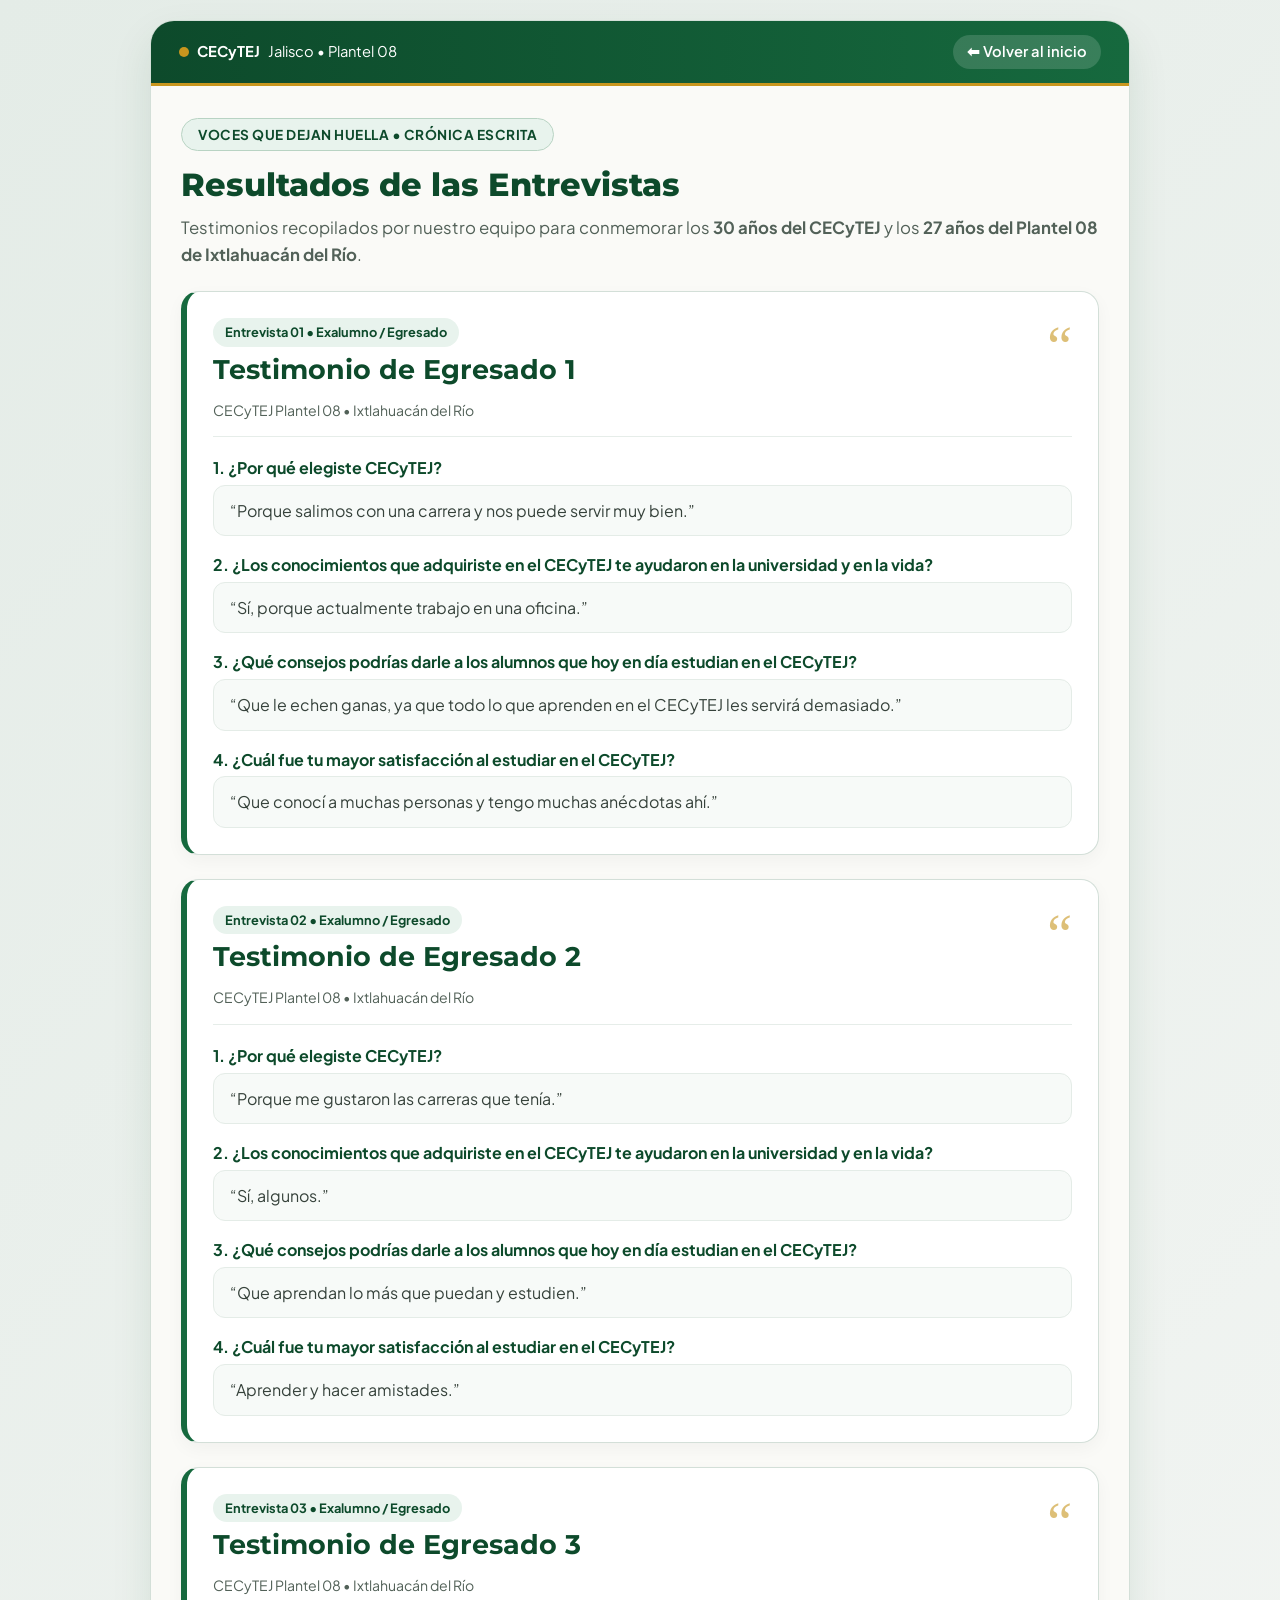
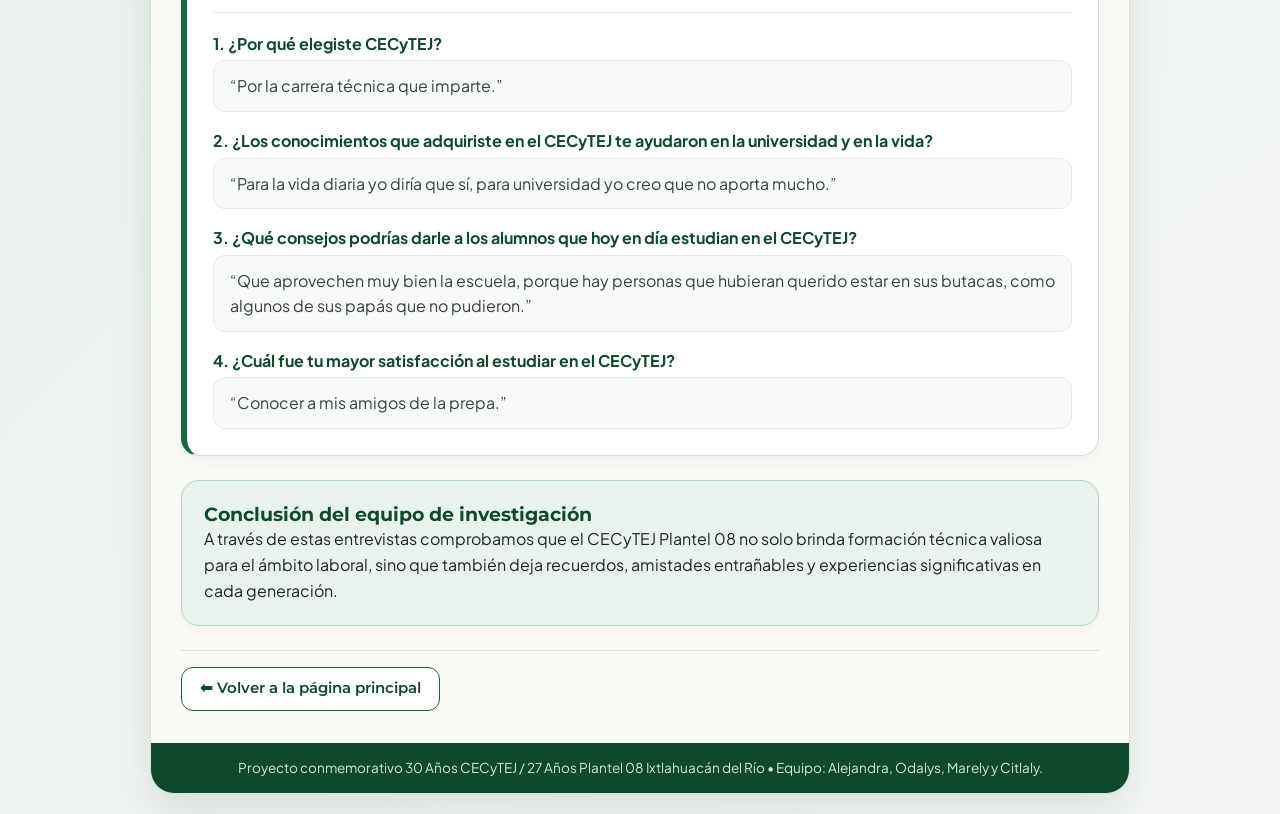
<file: entrevistas.html>
<!DOCTYPE html>
<html lang="es">
<head>
  <meta charset="UTF-8">
  <meta name="viewport" content="width=device-width, initial-scale=1.0">
  <title>Entrevistas | 30 Años CECyTEJ - Plantel 08</title>
  <link rel="stylesheet" href="styles.css">
  <link href="https://fonts.googleapis.com/css2?family=Montserrat:wght@600;700;800&family=Plus+Jakarta+Sans:wght@400;500;600;700&display=swap" rel="stylesheet">
</head>
<body>

  <div class="app-container">
    <header class="top-bar">
      <div class="logo-badge">
        <span class="dot-gold"></span>
        <strong>CECyTEJ</strong> Jalisco • Plantel 08
      </div>
      <a href="index.html" class="top-link">⬅ Volver al inicio</a>
    </header>

    <section class="screen active">
      <span class="pill-tag">Voces que dejan huella • Crónica Escrita</span>
      <h1>Resultados de las Entrevistas</h1>
      <p class="lead">Testimonios recopilados por nuestro equipo para conmemorar los <strong>30 años del CECyTEJ</strong> y los <strong>27 años del Plantel 08 de Ixtlahuacán del Río</strong>.</p>

      <article class="interview-article">
        <div class="interview-header">
          <div>
            <span class="role-badge">Entrevista 01 • Exalumno / Egresado</span>
            <h2>Testimonio de Egresado 1</h2>
            <small class="interview-meta">CECyTEJ Plantel 08 • Ixtlahuacán del Río</small>
          </div>
          <div class="quote-mark">“</div>
        </div>

        <div class="qa-list">
          <div class="qa-item">
            <p class="question">1. ¿Por qué elegiste CECyTEJ?</p>
            <p class="answer">“Porque salimos con una carrera y nos puede servir muy bien.”</p>
          </div>

          <div class="qa-item">
            <p class="question">2. ¿Los conocimientos que adquiriste en el CECyTEJ te ayudaron en la universidad y en la vida?</p>
            <p class="answer">“Sí, porque actualmente trabajo en una oficina.”</p>
          </div>

          <div class="qa-item">
            <p class="question">3. ¿Qué consejos podrías darle a los alumnos que hoy en día estudian en el CECyTEJ?</p>
            <p class="answer">“Que le echen ganas, ya que todo lo que aprenden en el CECyTEJ les servirá demasiado.”</p>
          </div>

          <div class="qa-item">
            <p class="question">4. ¿Cuál fue tu mayor satisfacción al estudiar en el CECyTEJ?</p>
            <p class="answer">“Que conocí a muchas personas y tengo muchas anécdotas ahí.”</p>
          </div>
        </div>
      </article>

      <article class="interview-article">
        <div class="interview-header">
          <div>
            <span class="role-badge">Entrevista 02 • Exalumno / Egresado</span>
            <h2>Testimonio de Egresado 2</h2>
            <small class="interview-meta">CECyTEJ Plantel 08 • Ixtlahuacán del Río</small>
          </div>
          <div class="quote-mark">“</div>
        </div>

        <div class="qa-list">
          <div class="qa-item">
            <p class="question">1. ¿Por qué elegiste CECyTEJ?</p>
            <p class="answer">“Porque me gustaron las carreras que tenía.”</p>
          </div>

          <div class="qa-item">
            <p class="question">2. ¿Los conocimientos que adquiriste en el CECyTEJ te ayudaron en la universidad y en la vida?</p>
            <p class="answer">“Sí, algunos.”</p>
          </div>

          <div class="qa-item">
            <p class="question">3. ¿Qué consejos podrías darle a los alumnos que hoy en día estudian en el CECyTEJ?</p>
            <p class="answer">“Que aprendan lo más que puedan y estudien.”</p>
          </div>

          <div class="qa-item">
            <p class="question">4. ¿Cuál fue tu mayor satisfacción al estudiar en el CECyTEJ?</p>
            <p class="answer">“Aprender y hacer amistades.”</p>
          </div>
        </div>
      </article>

      <article class="interview-article">
        <div class="interview-header">
          <div>
            <span class="role-badge">Entrevista 03 • Exalumno / Egresado</span>
            <h2>Testimonio de Egresado 3</h2>
            <small class="interview-meta">CECyTEJ Plantel 08 • Ixtlahuacán del Río</small>
          </div>
          <div class="quote-mark">“</div>
        </div>

        <div class="qa-list">
          <div class="qa-item">
            <p class="question">1. ¿Por qué elegiste CECyTEJ?</p>
            <p class="answer">“Por la carrera técnica que imparte.”</p>
          </div>

          <div class="qa-item">
            <p class="question">2. ¿Los conocimientos que adquiriste en el CECyTEJ te ayudaron en la universidad y en la vida?</p>
            <p class="answer">“Para la vida diaria yo diría que sí, para universidad yo creo que no aporta mucho.”</p>
          </div>

          <div class="qa-item">
            <p class="question">3. ¿Qué consejos podrías darle a los alumnos que hoy en día estudian en el CECyTEJ?</p>
            <p class="answer">“Que aprovechen muy bien la escuela, porque hay personas que hubieran querido estar en sus butacas, como algunos de sus papás que no pudieron.”</p>
          </div>

          <div class="qa-item">
            <p class="question">4. ¿Cuál fue tu mayor satisfacción al estudiar en el CECyTEJ?</p>
            <p class="answer">“Conocer a mis amigos de la prepa.”</p>
          </div>
        </div>
      </article>

      <div class="info-box highlight-green">
        <h3> Conclusión del equipo de investigación</h3>
        <p>A través de estas entrevistas comprobamos que el CECyTEJ Plantel 08 no solo brinda formación técnica valiosa para el ámbito laboral, sino que también deja recuerdos, amistades entrañables y experiencias significativas en cada generación.</p>
      </div>

      <div class="bottom-nav">
        <a href="index.html" class="btn-back" style="text-decoration: none;">⬅ Volver a la página principal</a>
      </div>
    </section>

    <footer class="credits-footer">
      Proyecto conmemorativo 30 Años CECyTEJ / 27 Años Plantel 08 Ixtlahuacán del Río • Equipo: Alejandra, Odalys, Marely y Citlaly.
    </footer>
  </div>

</body>
</html>
</file>
<file: styles.css>
:root {
  --cecytej-dark: #0d4a2b;
  --cecytej-green: #16693e;
  --cecytej-mint: #e8f3ed;
  --cecytej-gold: #c8961e;
  --cecytej-gold-light: #fbf3df;
  --surface-white: #ffffff;
  --surface-ivory: #fafaf7;
  --text-main: #1c2620;
  --text-muted: #526158;
  --border-subtle: #d3dfd8;
}

* {
  box-sizing: border-box;
  margin: 0;
  padding: 0;
}

body {
  font-family: 'Plus Jakarta Sans', sans-serif;
  background: linear-gradient(135deg, #e4ece7 0%, #f4f6f4 100%);
  color: var(--text-main);
  line-height: 1.6;
  padding: 20px 14px;
}

.app-container {
  max-width: 980px;
  margin: 0 auto;
  background-color: var(--surface-ivory);
  border: 1px solid var(--border-subtle);
  border-radius: 24px;
  box-shadow: 0 18px 40px rgba(13, 74, 43, 0.10);
  overflow: hidden;
}

.top-bar {
  background: linear-gradient(90deg, var(--cecytej-dark) 0%, var(--cecytej-green) 100%);
  color: #ffffff;
  padding: 14px 28px;
  display: flex;
  justify-content: space-between;
  align-items: center;
  flex-wrap: wrap;
  gap: 10px;
  font-size: 0.92rem;
  border-bottom: 3px solid var(--cecytej-gold);
}

.logo-badge {
  display: flex;
  align-items: center;
  gap: 8px;
}

.dot-gold {
  width: 10px;
  height: 10px;
  background-color: var(--cecytej-gold);
  border-radius: 50%;
  display: inline-block;
}

.year-badge {
  background-color: rgba(255, 255, 255, 0.14);
  border: 1px solid rgba(255, 255, 255, 0.35);
  color: #ffffff;
  font-weight: 600;
  padding: 4px 14px;
  border-radius: 999px;
  font-size: 0.85rem;
}

.top-link {
  color: #ffffff;
  text-decoration: none;
  font-weight: 600;
  background: rgba(255, 255, 255, 0.15);
  padding: 5px 14px;
  border-radius: 999px;
  transition: background 0.2s;
}

.top-link:hover {
  background: var(--cecytej-gold);
  color: #111;
}

.screen {
  display: none;
  padding: 32px 30px;
  animation: fadeIn 0.35s ease;
}

.screen.active {
  display: block;
}

@keyframes fadeIn {
  from { opacity: 0; transform: translateY(8px); }
  to { opacity: 1; transform: translateY(0); }
}

.pill-tag {
  display: inline-block;
  background-color: var(--cecytej-mint);
  color: var(--cecytej-dark);
  border: 1px solid #b8d3c3;
  font-weight: 700;
  padding: 5px 16px;
  border-radius: 999px;
  margin-bottom: 14px;
  font-size: 0.85rem;
  text-transform: uppercase;
  letter-spacing: 0.5px;
}

h1, h2, h3, h4 {
  font-family: 'Montserrat', sans-serif;
  color: var(--cecytej-dark);
  line-height: 1.25;
}

h1 { font-size: 2rem; font-weight: 800; margin-bottom: 10px; }
h2 { font-size: 1.7rem; font-weight: 700; margin-bottom: 10px; }
.lead { font-size: 1.05rem; color: var(--text-muted); margin-bottom: 22px; }
.subtitle { color: var(--text-muted); font-size: 1.05rem; }

.anniversary-header {
  display: flex;
  justify-content: space-between;
  align-items: center;
  flex-wrap: wrap;
}

.big-30 {
  font-family: 'Montserrat', sans-serif;
  font-size: 2.4rem;
  font-weight: 800;
  color: var(--cecytej-gold);
}

.big-30 span {
  font-size: 1.05rem;
  color: var(--cecytej-dark);
  font-weight: 700;
}

.hero-image-box {
  margin: 20px 0;
  border-radius: 18px;
  overflow: hidden;
  border: 1px solid var(--border-subtle);
  box-shadow: 0 8px 20px rgba(0, 0, 0, 0.08);
  background: white;
}

.hero-image-box img {
  width: 100%;
  max-height: 360px;
  object-fit: cover;
  display: block;
}

.welcome-banner {
  text-align: center;
  background: linear-gradient(90deg, var(--cecytej-mint), #f4faf6, var(--cecytej-mint));
  border: 1px solid #bfd8ca;
  padding: 12px;
  border-radius: 14px;
  font-weight: 700;
  font-size: 1.05rem;
  color: var(--cecytej-dark);
  margin-bottom: 20px;
}

.menu-buttons {
  display: flex;
  flex-direction: column;
  gap: 12px;
}

.nav-btn {
  display: flex;
  justify-content: space-between;
  align-items: center;
  width: 100%;
  padding: 16px 22px;
  background-color: var(--surface-white);
  border: 1.5px solid var(--border-subtle);
  border-left: 5px solid var(--cecytej-green);
  border-radius: 14px;
  font-family: 'Montserrat', sans-serif;
  font-weight: 600;
  font-size: 1.02rem;
  color: var(--cecytej-dark);
  cursor: pointer;
  transition: all 0.22s ease;
  text-align: left;
  box-shadow: 0 2px 6px rgba(0,0,0,0.03);
}

.nav-btn:hover {
  background-color: var(--cecytej-dark);
  color: #ffffff;
  border-left-color: var(--cecytej-gold);
  transform: translateX(5px);
}

.info-box {
  background-color: var(--surface-white);
  border: 1px solid var(--border-subtle);
  border-radius: 18px;
  padding: 22px;
  margin-bottom: 20px;
  box-shadow: 0 4px 12px rgba(0,0,0,0.03);
}

.highlight-green {
  background-color: var(--cecytej-mint);
  border-color: #b5d2c1;
}

.clean-list {
  list-style: none;
  margin-top: 12px;
}

.clean-list li {
  padding: 6px 0;
  border-bottom: 1px solid #e6ede9;
}

.extra-note {
  margin-top: 14px;
  font-size: 0.9rem;
  background: var(--cecytej-gold-light);
  border-left: 4px solid var(--cecytej-gold);
  padding: 10px 14px;
  border-radius: 8px;
}

.section-subtitle {
  margin: 26px 0 14px;
  font-size: 1.25rem;
}

.timeline {
  display: grid;
  grid-template-columns: repeat(auto-fit, minmax(155px, 1fr));
  gap: 12px;
  margin-bottom: 24px;
}

.time-item {
  background: var(--surface-white);
  border: 1px solid var(--border-subtle);
  border-top: 4px solid var(--cecytej-green);
  border-radius: 14px;
  padding: 14px 10px;
  text-align: center;
  box-shadow: 0 3px 10px rgba(0,0,0,0.03);
}

.year-circle {
  display: inline-block;
  background: var(--cecytej-dark);
  color: var(--cecytej-gold);
  font-family: 'Montserrat', sans-serif;
  font-weight: 700;
  padding: 4px 14px;
  border-radius: 999px;
  margin-bottom: 8px;
  font-size: 0.9rem;
}

.card-grid.two-cols {
  display: grid;
  grid-template-columns: repeat(auto-fit, minmax(280px, 1fr));
  gap: 18px;
}

.photo-row {
  display: grid;
  grid-template-columns: repeat(auto-fit, minmax(270px, 1fr));
  gap: 18px;
  margin-bottom: 22px;
}

.photo-card {
  background: var(--surface-white);
  border: 1px solid var(--border-subtle);
  border-radius: 16px;
  overflow: hidden;
  box-shadow: 0 4px 14px rgba(0,0,0,0.05);
}

.photo-card img {
  width: 100%;
  height: 240px;
  object-fit: cover;
  display: block;
}

.photo-card figcaption {
  padding: 12px 16px;
  font-size: 0.92rem;
  text-align: center;
  font-weight: 600;
  color: var(--text-main);
  background-color: var(--surface-white);
}

.interview-cta-card {
  background: linear-gradient(135deg, var(--cecytej-dark) 0%, var(--cecytej-green) 100%);
  color: white;
  border-radius: 20px;
  padding: 26px;
  margin-bottom: 24px;
  display: flex;
  justify-content: space-between;
  align-items: center;
  flex-wrap: wrap;
  gap: 18px;
  box-shadow: 0 10px 25px rgba(13, 74, 43, 0.18);
}

.interview-cta-card h3 {
  color: #ffffff;
  font-size: 1.45rem;
  margin: 6px 0;
}

.interview-cta-card p {
  color: #e2ede7;
  max-width: 540px;
  font-size: 0.96rem;
}

.badge-gold {
  display: inline-block;
  background-color: var(--cecytej-gold);
  color: #161616;
  font-weight: 700;
  font-size: 0.78rem;
  padding: 3px 12px;
  border-radius: 999px;
  text-transform: uppercase;
}

.btn-gold {
  background-color: var(--cecytej-gold);
  color: #141414;
  text-decoration: none;
  font-family: 'Montserrat', sans-serif;
  font-weight: 700;
  padding: 13px 22px;
  border-radius: 12px;
  transition: transform 0.2s, background 0.2s;
  display: inline-block;
}

.btn-gold:hover {
  background-color: #dfb036;
  transform: translateY(-2px);
}

.interview-article {
  background: var(--surface-white);
  border: 1px solid var(--border-subtle);
  border-left: 6px solid var(--cecytej-green);
  border-radius: 18px;
  padding: 26px;
  margin-bottom: 24px;
  box-shadow: 0 6px 18px rgba(0,0,0,0.04);
}

.interview-header {
  display: flex;
  justify-content: space-between;
  align-items: flex-start;
  border-bottom: 1px solid #e6ede9;
  padding-bottom: 14px;
  margin-bottom: 18px;
}

.role-badge {
  display: inline-block;
  background: var(--cecytej-mint);
  color: var(--cecytej-dark);
  font-weight: 700;
  font-size: 0.8rem;
  padding: 4px 12px;
  border-radius: 999px;
  margin-bottom: 6px;
}

.interview-meta {
  color: var(--text-muted);
  font-size: 0.88rem;
}

.quote-mark {
  font-family: Georgia, serif;
  font-size: 3.5rem;
  line-height: 1;
  color: var(--cecytej-gold);
  opacity: 0.6;
}

.qa-list {
  display: flex;
  flex-direction: column;
  gap: 16px;
}

.qa-item .question {
  font-weight: 700;
  color: var(--cecytej-dark);
  margin-bottom: 4px;
}

.qa-item .answer {
  color: #36423b;
  background: #f7faf8;
  padding: 12px 16px;
  border-radius: 12px;
  border: 1px solid #e4ece7;
}

.quotes-grid {
  display: grid;
  grid-template-columns: repeat(auto-fit, minmax(210px, 1fr));
  gap: 14px;
  margin-bottom: 20px;
}

.quote-bubble {
  background: var(--surface-white);
  border: 1px solid var(--border-subtle);
  border-radius: 16px;
  padding: 16px;
  display: flex;
  flex-direction: column;
  justify-content: space-between;
}

.quote-bubble p { font-style: italic; margin-bottom: 12px; color: #2d3832; }

.author-pill {
  align-self: flex-start;
  background: var(--cecytej-mint);
  color: var(--cecytej-dark);
  font-weight: 700;
  padding: 3px 12px;
  border-radius: 999px;
  font-size: 0.82rem;
}

.banner-footer {
  text-align: center;
  background: var(--cecytej-gold-light);
  border: 1px solid #e8cf8e;
  padding: 12px;
  border-radius: 14px;
  font-family: 'Montserrat', sans-serif;
  font-weight: 700;
  color: var(--cecytej-dark);
  margin-bottom: 20px;
}

.career-card {
  background: var(--surface-white);
  border: 1px solid var(--border-subtle);
  border-top: 4px solid var(--cecytej-gold);
  border-radius: 18px;
  padding: 20px;
  box-shadow: 0 4px 12px rgba(0,0,0,0.03);
}

.career-icon { font-size: 2rem; margin-bottom: 8px; }

.career-tag {
  display: inline-block;
  margin-top: 12px;
  background: var(--cecytej-mint);
  color: var(--cecytej-dark);
  font-weight: 700;
  padding: 4px 12px;
  border-radius: 8px;
  font-size: 0.83rem;
}

.pillars-grid {
  display: grid;
  grid-template-columns: repeat(auto-fit, minmax(150px, 1fr));
  gap: 12px;
  margin-bottom: 20px;
}

.pillar-item {
  background: var(--surface-white);
  border: 1px solid var(--border-subtle);
  border-radius: 14px;
  padding: 14px;
  text-align: center;
}

.pillar-item small { display: block; color: var(--text-muted); margin-top: 2px; }

.events-list {
  display: flex;
  flex-direction: column;
  gap: 12px;
  margin-bottom: 22px;
}

.event-row {
  display: flex;
  align-items: center;
  justify-content: space-between;
  flex-wrap: wrap;
  gap: 12px;
  background: var(--surface-white);
  border: 1px solid var(--border-subtle);
  border-radius: 14px;
  padding: 15px 20px;
}

.event-icon { font-size: 1.4rem; }
.event-title { flex: 1; font-weight: 700; font-size: 1.02rem; }

.event-date {
  background: var(--cecytej-mint);
  color: var(--cecytej-dark);
  font-weight: 700;
  padding: 6px 14px;
  border-radius: 999px;
  font-size: 0.88rem;
}

.capsule-box {
  background: var(--surface-white);
  border: 1px solid var(--border-subtle);
  border-radius: 18px;
  padding: 24px;
  margin-bottom: 20px;
}

.capsule-box label { display: block; font-weight: 700; margin: 12px 0 5px; color: var(--cecytej-dark); }

.capsule-box input,
.capsule-box textarea {
  width: 100%;
  padding: 11px 14px;
  border: 1.5px solid var(--border-subtle);
  border-radius: 12px;
  font-family: inherit;
  font-size: 0.98rem;
  background: var(--surface-ivory);
}

.btn-submit {
  margin-top: 16px;
  width: 100%;
  background: var(--cecytej-green);
  color: white;
  border: none;
  padding: 13px;
  border-radius: 12px;
  font-family: 'Montserrat', sans-serif;
  font-weight: 700;
  font-size: 1.02rem;
  cursor: pointer;
  transition: background 0.2s;
}

.btn-submit:hover { background: var(--cecytej-dark); }

.messages-wall {
  margin-top: 20px;
  display: flex;
  flex-direction: column;
  gap: 10px;
}

.saved-msg {
  background: var(--cecytej-mint);
  border-left: 4px solid var(--cecytej-green);
  padding: 12px 16px;
  border-radius: 10px;
}

.bottom-nav {
  display: flex;
  justify-content: space-between;
  align-items: center;
  margin-top: 24px;
  padding-top: 16px;
  border-top: 1px solid var(--border-subtle);
}

.btn-back, .btn-home {
  background-color: var(--surface-white);
  border: 1.5px solid var(--cecytej-green);
  color: var(--cecytej-dark);
  font-family: 'Montserrat', sans-serif;
  font-weight: 600;
  font-size: 0.92rem;
  padding: 9px 18px;
  border-radius: 12px;
  cursor: pointer;
  transition: all 0.2s;
}

.btn-back:hover, .btn-home:hover {
  background-color: var(--cecytej-dark);
  color: white;
}

.credits-footer {
  background: var(--cecytej-dark);
  text-align: center;
  padding: 14px;
  font-size: 0.85rem;
  color: #d6e4dc;
}
</file>
